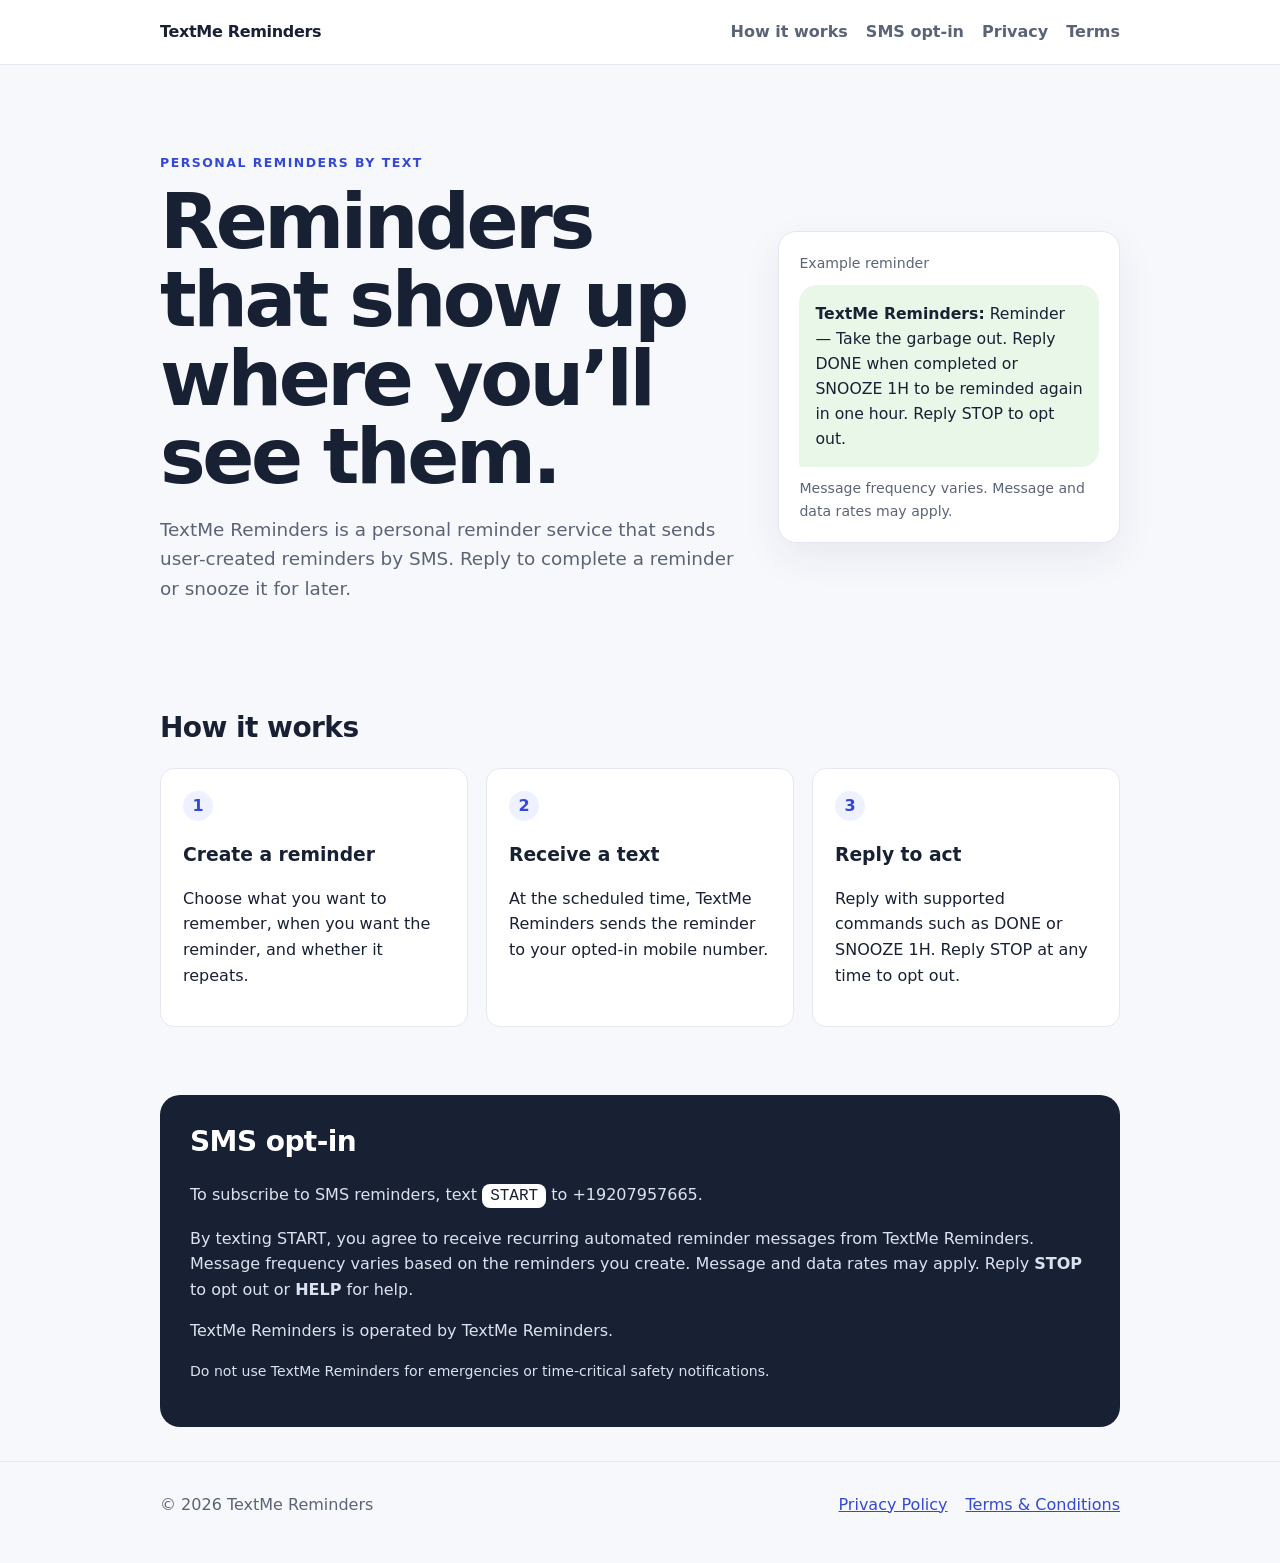
<file: index.html>
<!doctype html>
<html lang="en">
<head>
  <meta charset="utf-8">
  <meta name="viewport" content="width=device-width, initial-scale=1">
  <title>TextMe Reminders</title>
  <meta name="description" content="TextMe Reminders sends user-created reminders by SMS and lets users reply to complete or snooze them.">
  <link rel="stylesheet" href="styles.css">
</head>
<body>
  <header class="site-header">
    <div class="container nav">
      <a class="brand" href="index.html">TextMe Reminders</a>
      <nav class="nav-links" aria-label="Primary navigation">
        <a href="#how-it-works">How it works</a>
        <a href="#sms-opt-in">SMS opt-in</a>
        <a href="privacy.html">Privacy</a>
        <a href="terms.html">Terms</a>
      </nav>
    </div>
  </header>

  <main>
    <section class="hero">
      <div class="container hero-grid">
        <div>
          <div class="eyebrow">Personal reminders by text</div>
          <h1>Reminders that show up where you’ll see them.</h1>
          <p class="lede">TextMe Reminders is a personal reminder service that sends user-created reminders by SMS. Reply to complete a reminder or snooze it for later.</p>
        </div>
        <div class="card sms-card" aria-label="Example SMS reminder">
          <div class="small">Example reminder</div>
          <div class="sms-bubble"><strong>TextMe Reminders:</strong> Reminder — Take the garbage out. Reply DONE when completed or SNOOZE 1H to be reminded again in one hour. Reply STOP to opt out.</div>
          <div class="small">Message frequency varies. Message and data rates may apply.</div>
        </div>
      </div>
    </section>

    <section id="how-it-works">
      <div class="container">
        <h2>How it works</h2>
        <div class="grid-3">
          <div class="step"><span class="step-num">1</span><h3>Create a reminder</h3><p>Choose what you want to remember, when you want the reminder, and whether it repeats.</p></div>
          <div class="step"><span class="step-num">2</span><h3>Receive a text</h3><p>At the scheduled time, TextMe Reminders sends the reminder to your opted-in mobile number.</p></div>
          <div class="step"><span class="step-num">3</span><h3>Reply to act</h3><p>Reply with supported commands such as DONE or SNOOZE 1H. Reply STOP at any time to opt out.</p></div>
        </div>
      </div>
    </section>

    <section id="sms-opt-in">
      <div class="container">
        <div class="optin">
          <h2>SMS opt-in</h2>
          <p>To subscribe to SMS reminders, text <span class="keyword">START</span> to <span>+19207957665</span>.</p>
          <p>By texting START, you agree to receive recurring automated reminder messages from TextMe Reminders. Message frequency varies based on the reminders you create. Message and data rates may apply. Reply <strong>STOP</strong> to opt out or <strong>HELP</strong> for help.</p>
          <p>TextMe Reminders is operated by <span>TextMe Reminders</span>.</p>
          <p class="small">Do not use TextMe Reminders for emergencies or time-critical safety notifications.</p>
        </div>
      </div>
    </section>

  
  </main>

  <footer>
    <div class="container footer-row">
      <div>© 2026 TextMe Reminders</div>
      <div class="footer-links">
        <a href="privacy.html">Privacy Policy</a>
        <a href="terms.html">Terms &amp; Conditions</a>
      </div>
    </div>
  </footer>
</body>
</html>
</file>
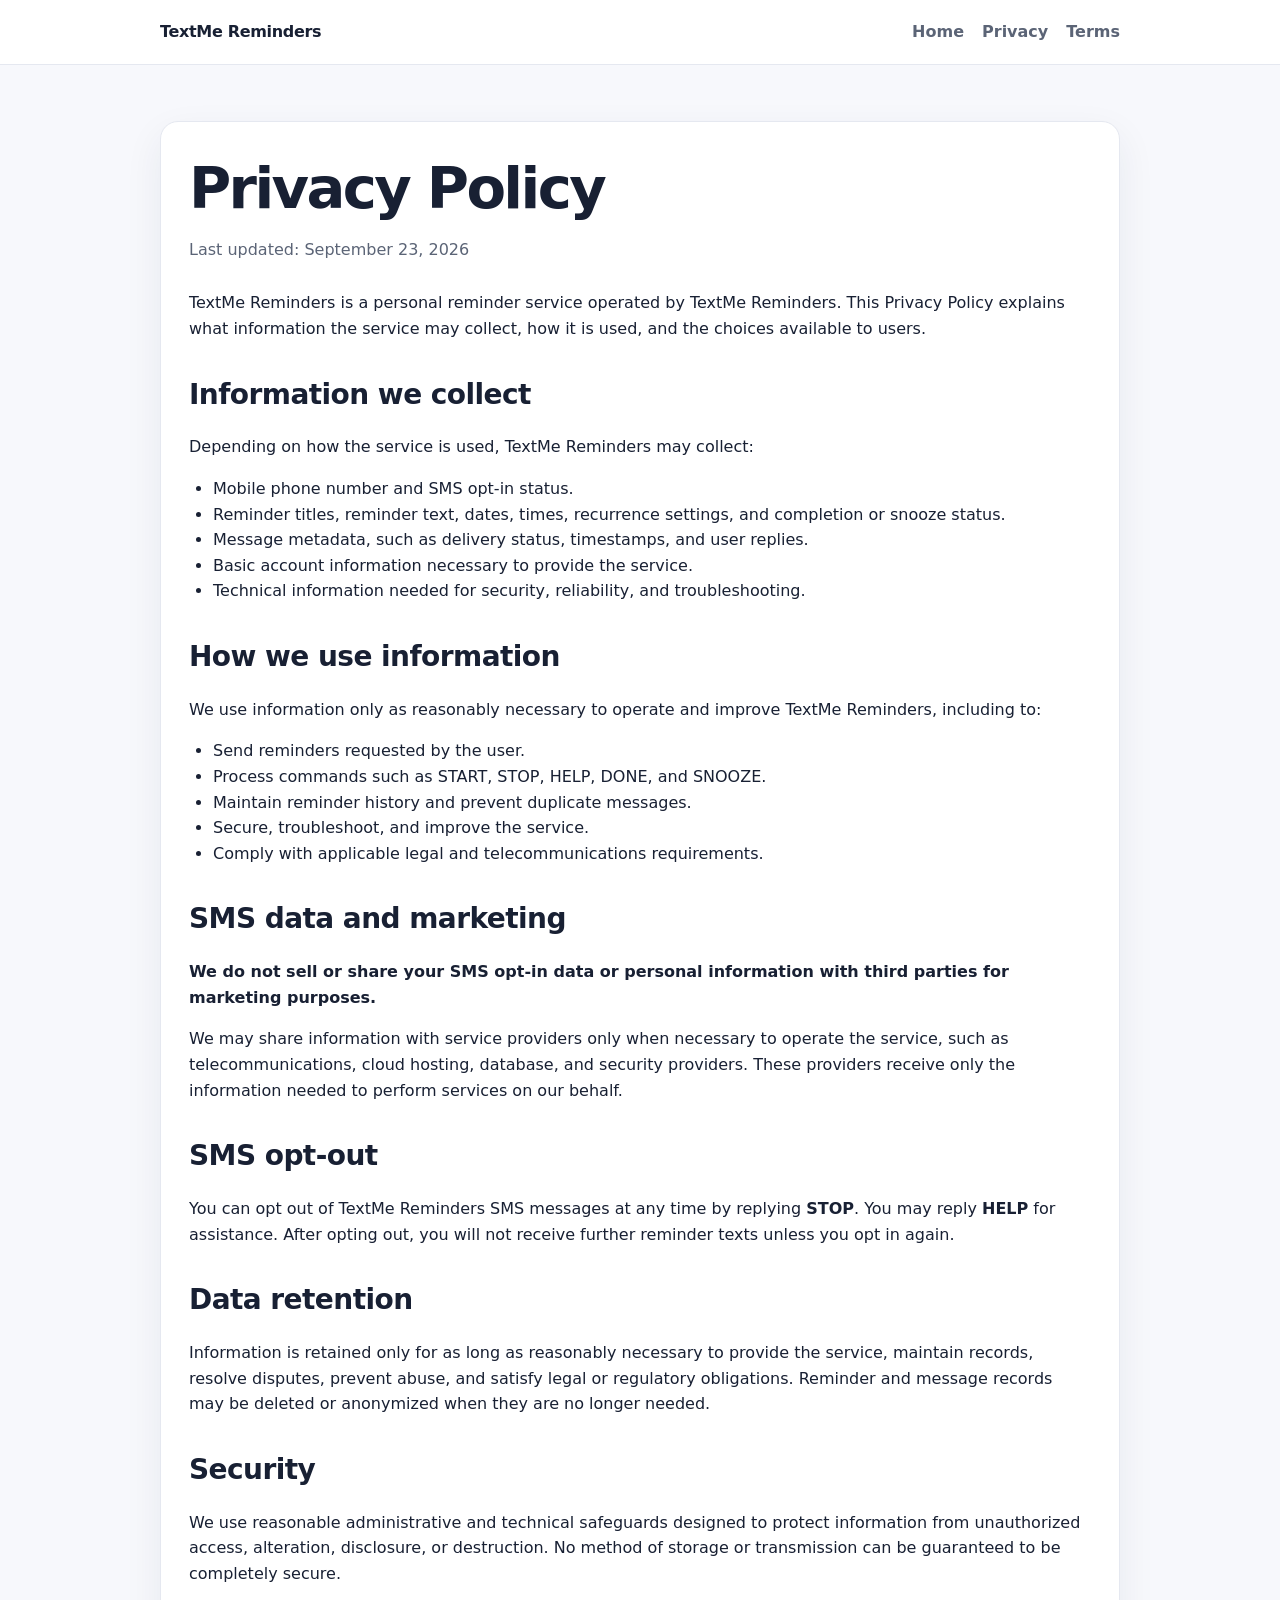
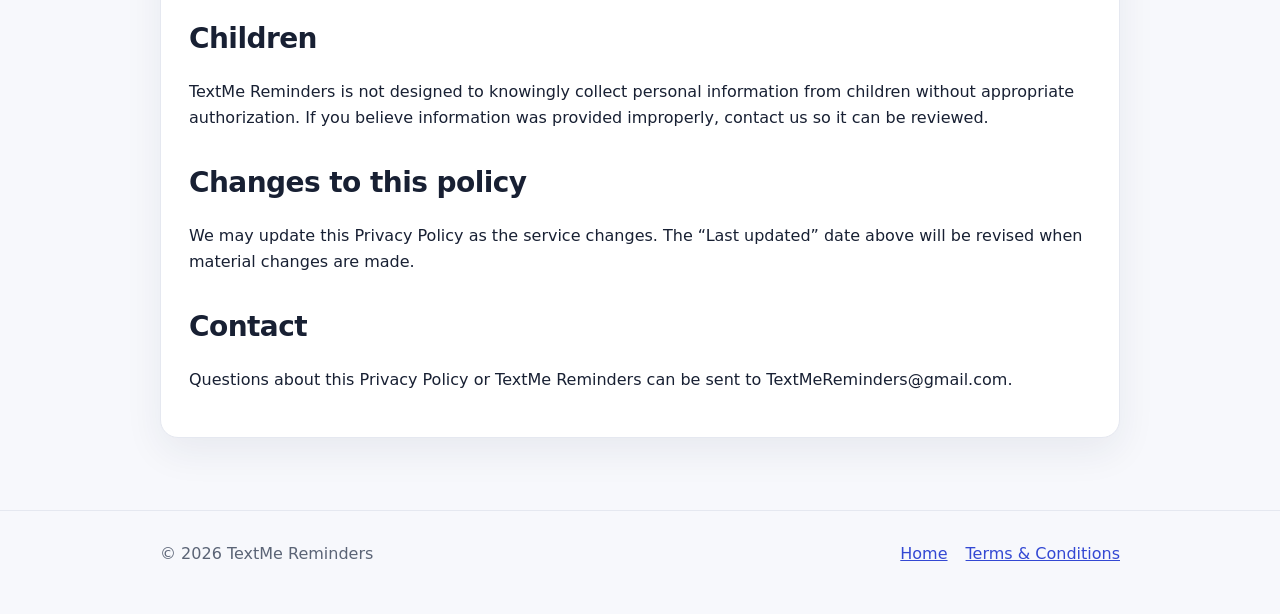
<file: privacy.html>
<!doctype html>
<html lang="en">
<head>
  <meta charset="utf-8">
  <meta name="viewport" content="width=device-width, initial-scale=1">
  <title>Privacy Policy | TextMe Reminders</title>
  <meta name="description" content="Privacy Policy for TextMe Reminders.">
  <link rel="stylesheet" href="styles.css">
</head>
<body>
  <header class="site-header">
    <div class="container nav">
      <a class="brand" href="index.html">TextMe Reminders</a>
      <nav class="nav-links" aria-label="Primary navigation">
        <a href="index.html">Home</a>
        <a href="privacy.html">Privacy</a>
        <a href="terms.html">Terms</a>
      </nav>
    </div>
  </header>

  <main class="policy">
    <div class="container card">
      <h1>Privacy Policy</h1>
      <p class="meta">Last updated: September 23, 2026</p>

      <p>TextMe Reminders is a personal reminder service operated by <span>TextMe Reminders</span>. This Privacy Policy explains what information the service may collect, how it is used, and the choices available to users.</p>

      <h2>Information we collect</h2>
      <p>Depending on how the service is used, TextMe Reminders may collect:</p>
      <ul>
        <li>Mobile phone number and SMS opt-in status.</li>
        <li>Reminder titles, reminder text, dates, times, recurrence settings, and completion or snooze status.</li>
        <li>Message metadata, such as delivery status, timestamps, and user replies.</li>
        <li>Basic account information necessary to provide the service.</li>
        <li>Technical information needed for security, reliability, and troubleshooting.</li>
      </ul>

      <h2>How we use information</h2>
      <p>We use information only as reasonably necessary to operate and improve TextMe Reminders, including to:</p>
      <ul>
        <li>Send reminders requested by the user.</li>
        <li>Process commands such as START, STOP, HELP, DONE, and SNOOZE.</li>
        <li>Maintain reminder history and prevent duplicate messages.</li>
        <li>Secure, troubleshoot, and improve the service.</li>
        <li>Comply with applicable legal and telecommunications requirements.</li>
      </ul>

      <h2>SMS data and marketing</h2>
      <p><strong>We do not sell or share your SMS opt-in data or personal information with third parties for marketing purposes.</strong></p>
      <p>We may share information with service providers only when necessary to operate the service, such as telecommunications, cloud hosting, database, and security providers. These providers receive only the information needed to perform services on our behalf.</p>

      <h2>SMS opt-out</h2>
      <p>You can opt out of TextMe Reminders SMS messages at any time by replying <strong>STOP</strong>. You may reply <strong>HELP</strong> for assistance. After opting out, you will not receive further reminder texts unless you opt in again.</p>

      <h2>Data retention</h2>
      <p>Information is retained only for as long as reasonably necessary to provide the service, maintain records, resolve disputes, prevent abuse, and satisfy legal or regulatory obligations. Reminder and message records may be deleted or anonymized when they are no longer needed.</p>

      <h2>Security</h2>
      <p>We use reasonable administrative and technical safeguards designed to protect information from unauthorized access, alteration, disclosure, or destruction. No method of storage or transmission can be guaranteed to be completely secure.</p>

      <h2>Children</h2>
      <p>TextMe Reminders is not designed to knowingly collect personal information from children without appropriate authorization. If you believe information was provided improperly, contact us so it can be reviewed.</p>

      <h2>Changes to this policy</h2>
      <p>We may update this Privacy Policy as the service changes. The “Last updated” date above will be revised when material changes are made.</p>

      <h2>Contact</h2>
      <p>Questions about this Privacy Policy or TextMe Reminders can be sent to <span>TextMeReminders@gmail.com</span>.</p>
    </div>
  </main>

  <footer>
    <div class="container footer-row">
      <div>© 2026 TextMe Reminders</div>
      <div class="footer-links"><a href="index.html">Home</a><a href="terms.html">Terms &amp; Conditions</a></div>
    </div>
  </footer>
</body>
</html>
</file>
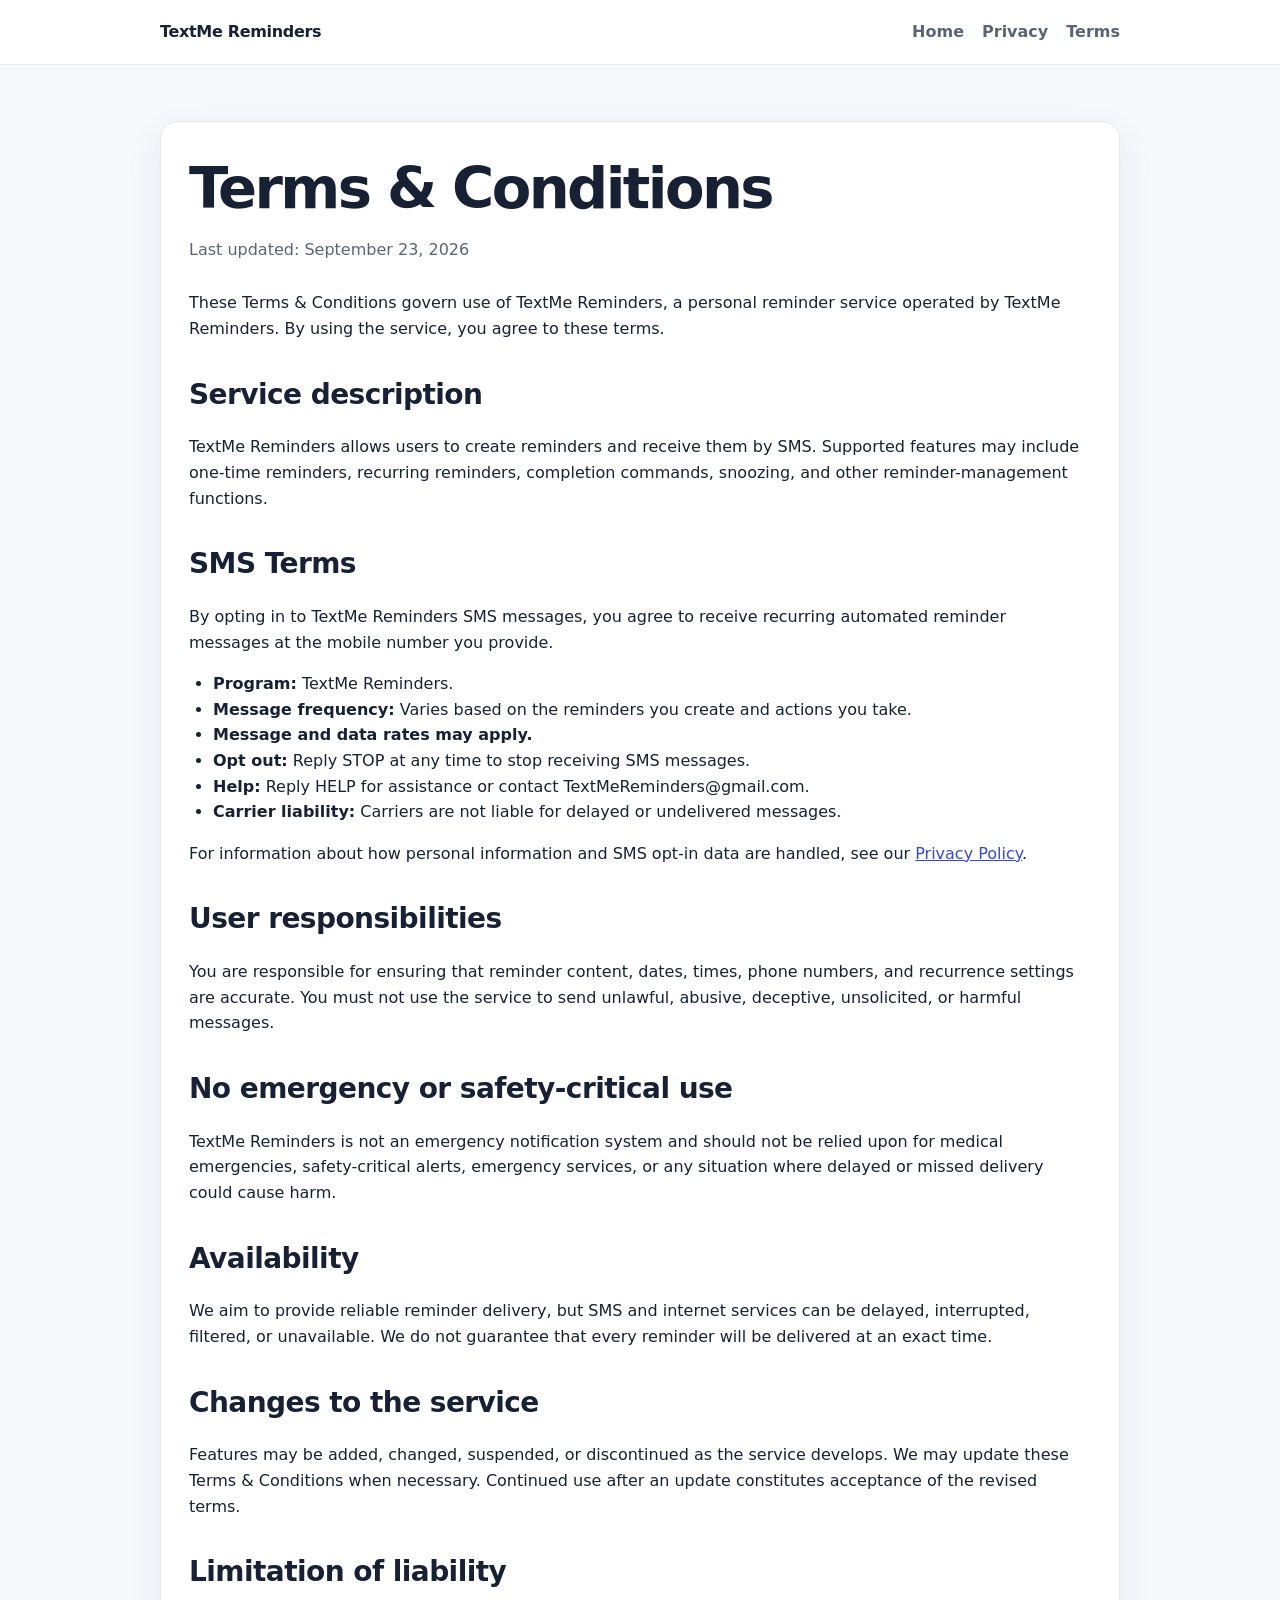
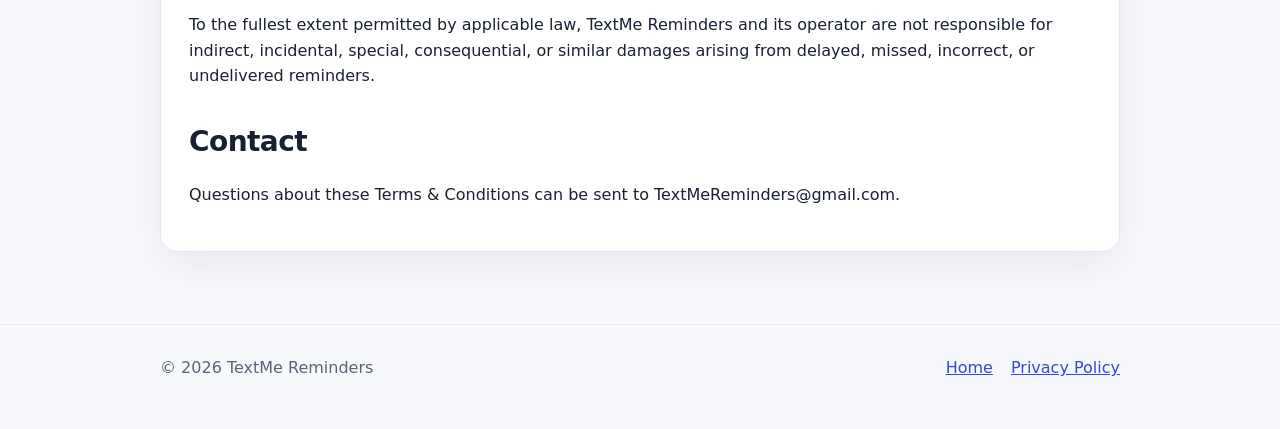
<file: terms.html>
<!doctype html>
<html lang="en">
<head>
  <meta charset="utf-8">
  <meta name="viewport" content="width=device-width, initial-scale=1">
  <title>Terms & Conditions | TextMe Reminders</title>
  <meta name="description" content="Terms and Conditions for TextMe Reminders, including SMS terms.">
  <link rel="stylesheet" href="styles.css">
</head>
<body>
  <header class="site-header">
    <div class="container nav">
      <a class="brand" href="index.html">TextMe Reminders</a>
      <nav class="nav-links" aria-label="Primary navigation">
        <a href="index.html">Home</a>
        <a href="privacy.html">Privacy</a>
        <a href="terms.html">Terms</a>
      </nav>
    </div>
  </header>

  <main class="policy">
    <div class="container card">
      <h1>Terms &amp; Conditions</h1>
      <p class="meta">Last updated: September 23, 2026</p>

      <p>These Terms &amp; Conditions govern use of TextMe Reminders, a personal reminder service operated by <span>TextMe Reminders</span>. By using the service, you agree to these terms.</p>

      <h2>Service description</h2>
      <p>TextMe Reminders allows users to create reminders and receive them by SMS. Supported features may include one-time reminders, recurring reminders, completion commands, snoozing, and other reminder-management functions.</p>

      <h2>SMS Terms</h2>
      <p>By opting in to TextMe Reminders SMS messages, you agree to receive recurring automated reminder messages at the mobile number you provide.</p>
      <ul>
        <li><strong>Program:</strong> TextMe Reminders.</li>
        <li><strong>Message frequency:</strong> Varies based on the reminders you create and actions you take.</li>
        <li><strong>Message and data rates may apply.</strong></li>
        <li><strong>Opt out:</strong> Reply STOP at any time to stop receiving SMS messages.</li>
        <li><strong>Help:</strong> Reply HELP for assistance or contact <span>TextMeReminders@gmail.com</span>.</li>
        <li><strong>Carrier liability:</strong> Carriers are not liable for delayed or undelivered messages.</li>
      </ul>
      <p>For information about how personal information and SMS opt-in data are handled, see our <a href="privacy.html">Privacy Policy</a>.</p>

      <h2>User responsibilities</h2>
      <p>You are responsible for ensuring that reminder content, dates, times, phone numbers, and recurrence settings are accurate. You must not use the service to send unlawful, abusive, deceptive, unsolicited, or harmful messages.</p>

      <h2>No emergency or safety-critical use</h2>
      <p>TextMe Reminders is not an emergency notification system and should not be relied upon for medical emergencies, safety-critical alerts, emergency services, or any situation where delayed or missed delivery could cause harm.</p>

      <h2>Availability</h2>
      <p>We aim to provide reliable reminder delivery, but SMS and internet services can be delayed, interrupted, filtered, or unavailable. We do not guarantee that every reminder will be delivered at an exact time.</p>

      <h2>Changes to the service</h2>
      <p>Features may be added, changed, suspended, or discontinued as the service develops. We may update these Terms &amp; Conditions when necessary. Continued use after an update constitutes acceptance of the revised terms.</p>

      <h2>Limitation of liability</h2>
      <p>To the fullest extent permitted by applicable law, TextMe Reminders and its operator are not responsible for indirect, incidental, special, consequential, or similar damages arising from delayed, missed, incorrect, or undelivered reminders.</p>

      <h2>Contact</h2>
      <p>Questions about these Terms &amp; Conditions can be sent to <span>TextMeReminders@gmail.com</span>.</p>
    </div>
  </main>

  <footer>
    <div class="container footer-row">
      <div>© 2026 TextMe Reminders</div>
      <div class="footer-links"><a href="index.html">Home</a><a href="privacy.html">Privacy Policy</a></div>
    </div>
  </footer>
</body>
</html>
</file>
<file: styles.css>
:root {
  --bg: #f7f8fc;
  --card: #ffffff;
  --text: #182033;
  --muted: #5b6476;
  --line: #e5e8f0;
  --accent: #3348d3;
  --accent-dark: #2438b5;
  --soft: #eef1ff;
  --success: #0c7a55;
}

* { box-sizing: border-box; }
html { scroll-behavior: smooth; }
body {
  margin: 0;
  font-family: Inter, ui-sans-serif, system-ui, -apple-system, BlinkMacSystemFont, "Segoe UI", sans-serif;
  color: var(--text);
  background: var(--bg);
  line-height: 1.6;
}
a { color: var(--accent); }
a:hover { color: var(--accent-dark); }
.container { width: min(960px, calc(100% - 32px)); margin: 0 auto; }
.site-header {
  background: rgba(255,255,255,.96);
  border-bottom: 1px solid var(--line);
  position: sticky;
  top: 0;
  z-index: 10;
}
.nav { display: flex; align-items: center; justify-content: space-between; min-height: 64px; gap: 24px; }
.brand { font-weight: 800; text-decoration: none; color: var(--text); letter-spacing: -.02em; }
.nav-links { display: flex; gap: 18px; flex-wrap: wrap; }
.nav-links a { text-decoration: none; font-weight: 600; color: var(--muted); }
.nav-links a:hover { color: var(--text); }
.hero { padding: 88px 0 56px; }
.hero-grid { display: grid; grid-template-columns: 1.35fr .8fr; gap: 42px; align-items: center; }
.eyebrow { text-transform: uppercase; letter-spacing: .12em; font-size: .78rem; font-weight: 800; color: var(--accent); }
h1 { font-size: clamp(2.5rem, 7vw, 4.8rem); line-height: 1.02; letter-spacing: -.045em; margin: 10px 0 18px; }
h2 { font-size: 1.75rem; line-height: 1.2; margin-top: 0; letter-spacing: -.02em; }
h3 { margin-bottom: 6px; }
.lede { color: var(--muted); font-size: 1.15rem; max-width: 680px; }
.card {
  background: var(--card);
  border: 1px solid var(--line);
  border-radius: 18px;
  box-shadow: 0 14px 38px rgba(28, 38, 72, .07);
  padding: 28px;
}
.sms-card { padding: 20px; }
.sms-bubble {
  background: #e9f7e9;
  border-radius: 18px 18px 18px 4px;
  padding: 16px;
  margin: 10px 0;
  font-size: .98rem;
}
.small { font-size: .88rem; color: var(--muted); }
section { padding: 34px 0; }
.grid-3 { display: grid; grid-template-columns: repeat(3, 1fr); gap: 18px; }
.step { background: var(--card); border: 1px solid var(--line); border-radius: 14px; padding: 22px; }
.step-num { display: inline-grid; place-items: center; width: 30px; height: 30px; border-radius: 999px; background: var(--soft); color: var(--accent); font-weight: 800; }
.optin { background: var(--text); color: white; border-radius: 20px; padding: 30px; }
.optin p { color: #dce1ef; }
.keyword { font-family: ui-monospace, SFMono-Regular, Menlo, Consolas, monospace; background: #fff; color: var(--text); border-radius: 8px; padding: 3px 8px; }
.placeholder { background: #fff2b8; color: #5b4400; padding: 0 4px; border-radius: 3px; font-family: ui-monospace, SFMono-Regular, Menlo, Consolas, monospace; }
.notice { border-left: 4px solid var(--accent); background: var(--soft); padding: 14px 16px; border-radius: 8px; }
.policy { padding: 56px 0 72px; }
.policy h1 { font-size: clamp(2.25rem, 5vw, 3.6rem); }
.policy h2 { margin-top: 36px; }
.policy ul { padding-left: 24px; }
.meta { color: var(--muted); margin-bottom: 28px; }
footer { border-top: 1px solid var(--line); padding: 30px 0 48px; color: var(--muted); }
.footer-row { display: flex; justify-content: space-between; gap: 20px; flex-wrap: wrap; }
.footer-links { display: flex; gap: 18px; flex-wrap: wrap; }
code { background: #f1f3f8; padding: 2px 5px; border-radius: 4px; }
@media (max-width: 760px) {
  .hero { padding-top: 56px; }
  .hero-grid, .grid-3 { grid-template-columns: 1fr; }
  .nav { align-items: flex-start; padding: 14px 0; flex-direction: column; gap: 8px; }
}
</file>
